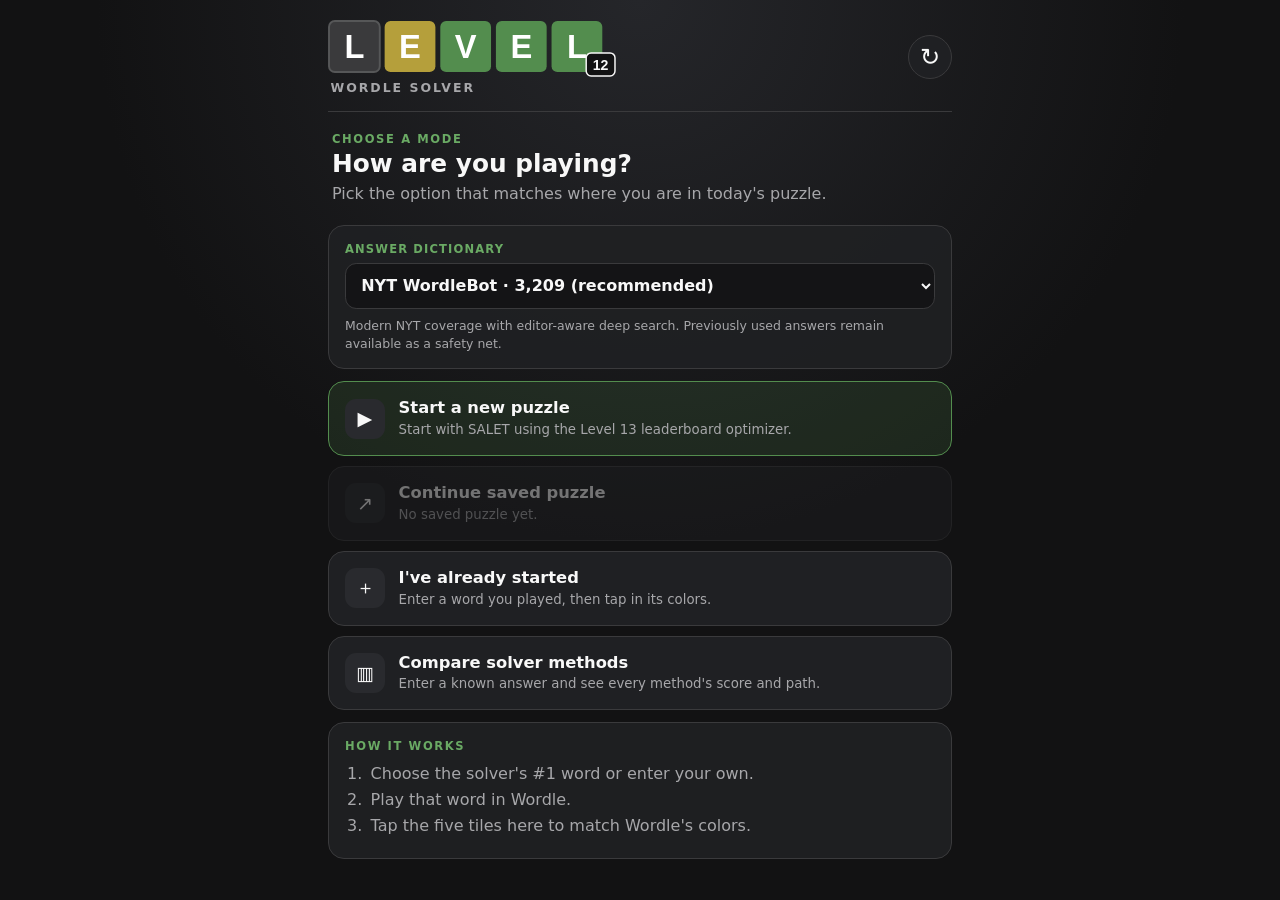
<file: index.html>
<!doctype html>
<html lang="en">
<head>
  <meta charset="utf-8">
  <meta name="viewport" content="width=device-width, initial-scale=1, viewport-fit=cover">
  <meta name="theme-color" content="#121213">
  <meta name="description" content="A mobile Wordle assistant with selectable answer dictionaries.">
  <link rel="manifest" href="manifest.webmanifest">
  <link rel="icon" href="icons/icon.svg" type="image/svg+xml">
  <link rel="stylesheet" href="styles.css">
  <title>Level 12 · Wordle Solver</title>
</head>
<body>
  <main class="app-shell">
    <header>
      <div class="brand">
        <img class="brand-logo" src="icons/level-12-logo.svg" alt="Level 12">
        <p class="brand-subtitle">Wordle Solver</p>
      </div>
      <button id="new-game" class="icon-button" type="button" aria-label="Start a new game">↻</button>
    </header>

    <section id="loading" class="panel status-panel">
      <div class="spinner" aria-hidden="true"></div>
      <p>Loading the optimal strategy…</p>
    </section>

    <section id="start-menu" class="start-menu" hidden>
      <div class="welcome-copy">
        <p class="eyebrow">CHOOSE A MODE</p>
        <h2>How are you playing?</h2>
        <p>Pick the option that matches where you are in today's puzzle.</p>
      </div>

      <div class="panel dictionary-picker">
        <label for="dictionary-choice">Answer dictionary</label>
        <select id="dictionary-choice">
          <option value="nyt">NYT WordleBot · 3,209 (recommended)</option>
          <option value="original">Original Wordle · 2,315 (exact)</option>
          <option value="broad">All accepted words · 14,855 (broad)</option>
        </select>
        <p id="dictionary-description"></p>
      </div>

      <div class="mode-list">
        <button id="start-new" class="mode-button primary-mode" type="button">
          <span class="mode-icon">▶</span>
          <span><strong>Start a new puzzle</strong><small id="start-new-description">Begin with SALET using the selected dictionary.</small></span>
        </button>
        <button id="continue-game" class="mode-button" type="button">
          <span class="mode-icon">↗</span>
          <span><strong>Continue saved puzzle</strong><small id="continue-description">Return to your last guess.</small></span>
        </button>
        <button id="resume-existing" class="mode-button" type="button">
          <span class="mode-icon">＋</span>
          <span><strong>I've already started</strong><small>Enter a word you played, then tap in its colors.</small></span>
        </button>
        <button id="show-stats" class="mode-button" type="button">
          <span class="mode-icon">▥</span>
          <span><strong>Compare solver methods</strong><small>Enter a known answer and see every method's score and path.</small></span>
        </button>
      </div>

      <div class="how-it-works panel">
        <p class="eyebrow">HOW IT WORKS</p>
        <ol>
          <li>Choose the solver's #1 word or enter your own.</li>
          <li>Play that word in Wordle.</li>
          <li>Tap the five tiles here to match Wordle's colors.</li>
        </ol>
      </div>
    </section>

    <section id="start-setup" class="start-setup" hidden>
      <div class="welcome-copy">
        <p class="eyebrow">NEW PUZZLE</p>
        <h2>Choose your strategy</h2>
        <p>Optimize only for speed, or win the leaderboard tiebreak too.</p>
      </div>
      <div class="panel strategy-setting">
        <label for="strategy-choice">Solver strategy</label>
        <select id="strategy-choice">
          <option value="leaderboard">Level 13 — Leaderboard Optimizer (recommended)</option>
          <option value="fastest">Level 12 — Fastest guesses only</option>
        </select>
        <p id="strategy-note">Level 13 keeps guesses first, then hunts for a higher parenthetical tiebreak score.</p>
      </div>
      <div class="panel start-word-setting">
        <label for="start-word">Starting word</label>
        <input id="start-word" maxlength="5" inputmode="text" autocomplete="off" autocapitalize="characters" spellcheck="false" value="SALET">
        <p id="start-word-note">SALET is the recommended default.</p>
      </div>
      <button id="begin-new-game" class="primary-button" type="button">Start puzzle</button>
      <button id="start-setup-back" class="text-button setup-back" type="button">Back to modes</button>
    </section>

    <section id="stats" class="stats-screen" hidden>
      <div class="welcome-copy">
        <p class="eyebrow">COMPARE METHODS</p>
        <h2>Enter the known answer</h2>
        <p>See exactly how each strategy would solve that word.</p>
      </div>

      <div class="panel comparison-lookup">
        <label for="known-word">Wordle answer</label>
        <div class="input-row">
          <input id="known-word" maxlength="5" inputmode="text" autocomplete="off" autocapitalize="characters" spellcheck="false" placeholder="PROVE">
          <button id="compare-word" class="secondary-button" type="button">Compare</button>
        </div>
        <p id="comparison-message" class="comparison-message" role="alert"></p>
      </div>

      <section id="comparison-results" class="comparison-results" aria-live="polite" hidden>
        <p class="eyebrow">RESULTS FOR <span id="comparison-word"></span></p>
        <h2 id="comparison-best"></h2>
        <div id="comparison-list" class="comparison-list"></div>
      </section>

      <section class="panel editor-benchmark">
        <p class="eyebrow">LEVEL 13 · LEADERBOARD OPTIMIZER</p>
        <h2><span id="editor-average-guesses">3.26</span> guesses · <span id="editor-average-tiebreak">—</span> tiebreak</h2>
        <p>Uses the editor-aware deep tree, then exploits equal-speed choices—including the leaderboard's duplicate-letter scoring bug—to maximize the score in parentheses.</p>
      </section>

      <details class="overall-stats">
        <summary>Overall benchmark averages</summary>
        <div class="stats-key" aria-label="Statistic columns">
          <span>Method</span><span>Min</span><span>Avg</span><span>Max</span>
        </div>
        <div id="stats-list" class="stats-list"></div>
        <div class="panel stats-note">
          <p>Methods are ranked by average guesses first, then average tiebreak score. The leaderboard optimizer never trades a worse guess average for extra tiebreak points.</p>
        </div>
      </details>
      <button id="stats-back" class="primary-button" type="button">Back to modes</button>
    </section>

    <div id="game" hidden>
      <section class="summary" aria-live="polite">
        <strong id="candidate-count">2,315</strong>
        <span id="candidate-label">possible answers</span>
        <span id="active-dictionary" class="dictionary-badge"></span>
      </section>

      <section id="history" class="history" aria-label="Guess history"></section>

      <section id="recommendations" class="panel">
        <div class="section-heading">
          <div>
            <p class="eyebrow" id="strategy-label">PROVABLY OPTIMAL</p>
            <h2>Next guesses</h2>
          </div>
        </div>
        <div id="choice-list" class="choice-list"></div>
        <div class="custom-guess">
          <label for="custom-word">Enter any word you played</label>
          <div class="input-row">
            <input id="custom-word" maxlength="5" inputmode="text" autocomplete="off" autocapitalize="characters" spellcheck="false" placeholder="CRANE">
            <button id="use-custom" class="secondary-button" type="button">Enter word</button>
          </div>
        </div>
      </section>

      <section id="feedback-panel" class="panel" hidden>
        <p class="eyebrow">ENTER WORDLE'S COLORS</p>
        <h2 id="feedback-title">Feedback for SALET</h2>
        <p class="hint">Tap each tile to cycle gray → yellow → green.</p>
        <div id="feedback-tiles" class="feedback-tiles" aria-label="Feedback tiles"></div>
        <button id="submit-feedback" class="primary-button" type="button">Submit feedback</button>
        <button id="change-guess" class="text-button" type="button">Choose a different word</button>
      </section>

      <section id="solved-panel" class="panel solved-panel" hidden>
        <p class="eyebrow">SOLVED</p>
        <h2 id="solved-title">Nice work!</h2>
        <div class="accuracy-result">
          <span>Recommendation accuracy</span>
          <strong id="accuracy-score">100%</strong>
          <small id="accuracy-detail">Every #1 recommendation followed</small>
          <div class="accuracy-track" aria-hidden="true"><span id="accuracy-bar"></span></div>
        </div>
        <div class="tiebreak-result">
          <span>Leaderboard tiebreak</span>
          <strong id="game-tiebreak-score">0</strong>
          <small>Calculated with the leaderboard's duplicate-letter rule</small>
        </div>
        <button id="play-again" class="primary-button" type="button">New puzzle</button>
      </section>

      <p id="message" class="message" role="alert"></p>

      <footer>
        <button id="undo" class="text-button" type="button" disabled>Undo last guess</button>
        <button id="back-to-menu" class="text-button" type="button">Modes</button>
        <span>Runs locally in Chrome</span>
      </footer>
    </div>
  </main>
  <script src="app.js" defer></script>
</body>
</html>
</file>
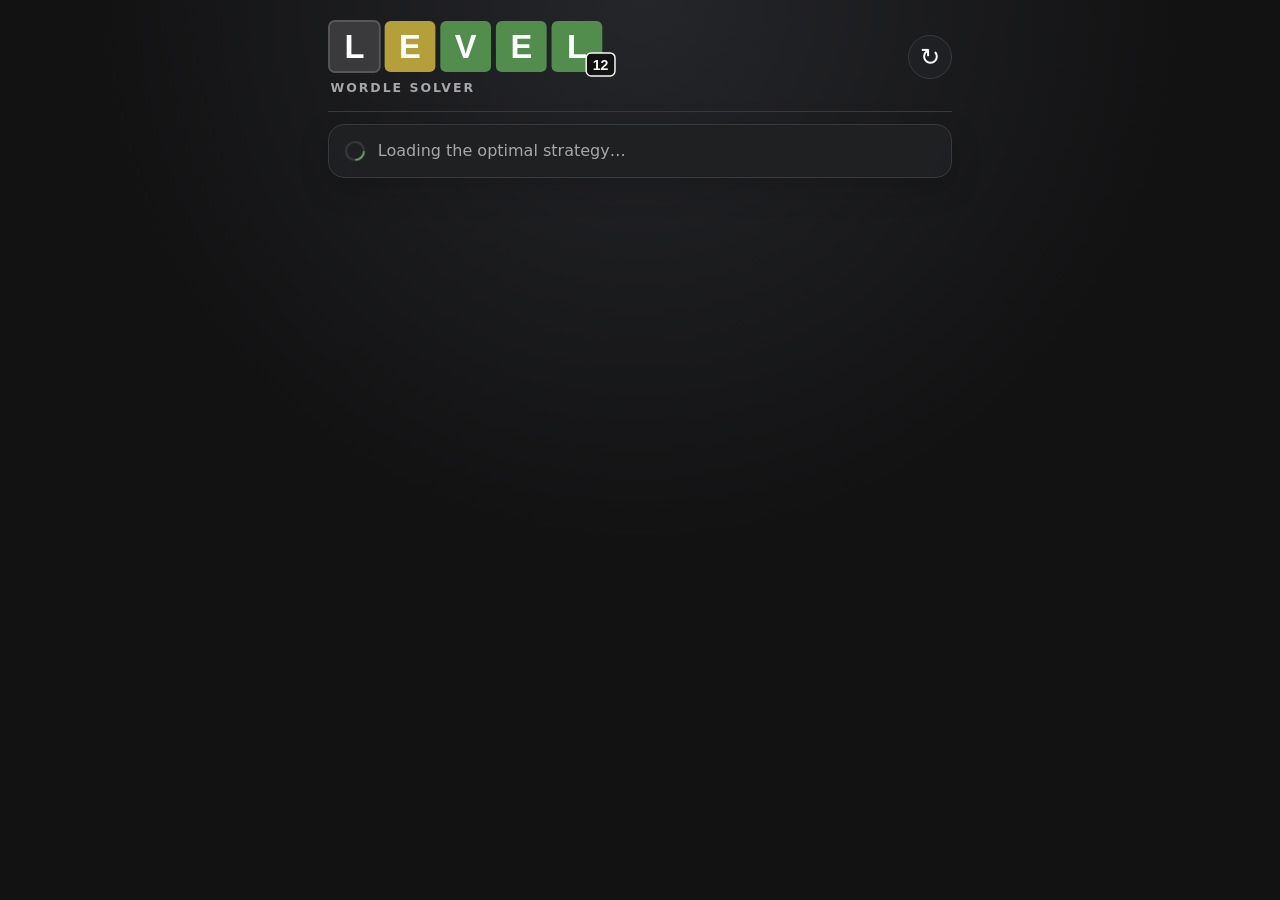
<file: refresh.html>
<!doctype html>
<html lang="en">
<head>
  <meta charset="utf-8">
  <meta name="viewport" content="width=device-width, initial-scale=1">
  <meta name="theme-color" content="#121213">
  <title>Refreshing Wordle Solver</title>
  <style>
    body { margin: 0; min-height: 100vh; display: grid; place-items: center; background: #121213; color: #f8f8f8; font: 16px system-ui, sans-serif; }
    main { max-width: 28rem; padding: 2rem; text-align: center; }
    p { color: #a7a7aa; }
  </style>
</head>
<body>
  <main><h1>Refreshing the solver…</h1><p>This clears only the Wordle Solver cache.</p></main>
  <script>
    Promise.all([
      caches.keys().then(keys => Promise.all(keys.map(key => caches.delete(key)))),
      navigator.serviceWorker ? navigator.serviceWorker.getRegistrations().then(items => Promise.all(items.map(item => item.unregister()))) : Promise.resolve()
    ]).then(() => location.replace("./?refreshed=14"));
  </script>
</body>
</html>
</file>
<file: styles.css>
:root {
  color-scheme: dark;
  --bg: #121213;
  --panel: #1f2023;
  --panel-raised: #292a2e;
  --text: #f8f8f8;
  --muted: #a7a7aa;
  --border: #3a3a3c;
  --green: #538d4e;
  --yellow: #b59f3b;
  --gray: #3a3a3c;
  --accent: #6aaa64;
  --danger: #e36b6b;
}

* { box-sizing: border-box; }
[hidden] { display: none !important; }

body {
  margin: 0;
  min-height: 100vh;
  min-height: 100dvh;
  background: radial-gradient(circle at top, #25262a 0, var(--bg) 34rem);
  color: var(--text);
  font-family: Inter, ui-sans-serif, system-ui, -apple-system, BlinkMacSystemFont, "Segoe UI", sans-serif;
}

button, input, select { font: inherit; }
button { touch-action: manipulation; }
select { min-width: 0; max-width: 100%; }

.app-shell {
  width: min(100%, 42rem);
  margin: 0 auto;
  padding: max(1rem, env(safe-area-inset-top)) 1rem max(1.5rem, env(safe-area-inset-bottom));
}

header {
  display: flex;
  align-items: center;
  justify-content: space-between;
  padding: .25rem 0 1rem;
  border-bottom: 1px solid var(--border);
}

h1, h2, p { margin-top: 0; }
h1 { margin-bottom: 0; font-size: clamp(1.7rem, 7vw, 2.3rem); letter-spacing: -.04em; }
h2 { margin-bottom: .7rem; font-size: 1.25rem; }

.brand { display: flex; min-width: 0; flex-direction: column; align-items: flex-start; }
.brand-logo { display: block; width: clamp(13rem, 58vw, 18rem); height: auto; }
.brand-subtitle { margin: .2rem 0 0 .15rem; color: var(--muted); font-size: .78rem; font-weight: 700; letter-spacing: .16em; text-transform: uppercase; }

.eyebrow {
  margin-bottom: .2rem;
  color: var(--accent);
  font-size: .72rem;
  font-weight: 800;
  letter-spacing: .14em;
}

.icon-button {
  width: 2.75rem;
  height: 2.75rem;
  border: 1px solid var(--border);
  border-radius: 50%;
  background: var(--panel);
  color: var(--text);
  font-size: 1.5rem;
}

.summary {
  display: flex;
  align-items: baseline;
  gap: .45rem;
  padding: 1rem .25rem .65rem;
  color: var(--muted);
}

.summary strong { color: var(--text); font-size: 1.65rem; }
.dictionary-badge { margin-left: auto; padding: .25rem .45rem; border: 1px solid var(--border); border-radius: 999px; color: var(--muted); font-size: .65rem; }

.panel {
  margin-top: .75rem;
  padding: 1rem;
  border: 1px solid var(--border);
  border-radius: 1rem;
  background: color-mix(in srgb, var(--panel) 94%, transparent);
  box-shadow: 0 .6rem 2rem rgba(0,0,0,.16);
}

.status-panel { display: flex; align-items: center; gap: .8rem; }
.status-panel p { margin: 0; color: var(--muted); }
.spinner { width: 1.25rem; height: 1.25rem; border: 2px solid var(--border); border-top-color: var(--accent); border-radius: 50%; animation: spin .8s linear infinite; }
@keyframes spin { to { transform: rotate(360deg); } }

.start-menu { padding-top: 1.25rem; }
.welcome-copy { padding: 0 .25rem .35rem; }
.welcome-copy h2 { margin-bottom: .4rem; font-size: 1.55rem; }
.welcome-copy > p:last-child { color: var(--muted); }
.dictionary-picker { min-width: 0; margin: 0 0 .75rem; box-shadow: none; }
.dictionary-picker label { display: block; margin-bottom: .45rem; color: var(--accent); font-size: .72rem; font-weight: 800; letter-spacing: .1em; text-transform: uppercase; }
.dictionary-picker select { width: 100%; padding: .7rem; border: 1px solid var(--border); border-radius: .7rem; background: #141416; color: var(--text); font-weight: 700; }
.dictionary-picker p { margin: .55rem 0 0; color: var(--muted); font-size: .78rem; line-height: 1.4; }
.start-setup { padding-top: 1.25rem; }
.start-word-setting { margin: .25rem 0 1rem; }
.start-word-setting label { display: block; margin-bottom: .45rem; color: var(--accent); font-size: .72rem; font-weight: 800; letter-spacing: .1em; text-transform: uppercase; }
.start-word-setting input { width: 100%; padding: .7rem; border: 1px solid var(--border); border-radius: .7rem; background: #141416; color: var(--text); font-weight: 800; letter-spacing: .12em; text-transform: uppercase; }
.start-word-setting p { margin: .55rem 0 0; color: var(--muted); font-size: .78rem; line-height: 1.4; }
.start-word-setting p.input-error { color: var(--danger); }
.strategy-setting { margin: .25rem 0 .75rem; }
.strategy-setting label { display: block; margin-bottom: .45rem; color: var(--accent); font-size: .72rem; font-weight: 800; letter-spacing: .1em; text-transform: uppercase; }
.strategy-setting select { width: 100%; padding: .7rem; border: 1px solid var(--border); border-radius: .7rem; background: #141416; color: var(--text); font-weight: 700; }
.strategy-setting p { margin: .55rem 0 0; color: var(--muted); font-size: .78rem; line-height: 1.4; }
.setup-back { display: block; margin: .75rem auto 0; }
.mode-list { display: grid; gap: .65rem; }
.mode-button {
  display: grid;
  grid-template-columns: 2.6rem minmax(0, 1fr);
  gap: .75rem;
  align-items: center;
  width: 100%;
  padding: 1rem;
  border: 1px solid var(--border);
  border-radius: 1rem;
  background: var(--panel);
  color: var(--text);
  text-align: left;
}
.mode-button.primary-mode { border-color: var(--green); background: rgba(83,141,78,.17); }
.mode-button:disabled { opacity: .42; }
.mode-button strong, .mode-button small { display: block; }
.mode-button > span { min-width: 0; }
.mode-button strong { margin-bottom: .22rem; font-size: 1.02rem; }
.mode-button small { color: var(--muted); line-height: 1.35; }
.mode-icon { display: grid; place-items: center; width: 2.5rem; height: 2.5rem; border-radius: .7rem; background: var(--panel-raised); font-size: 1.2rem; }
.how-it-works { box-shadow: none; }
.how-it-works ol { margin: .65rem 0 0; padding-left: 1.4rem; color: var(--muted); }
.how-it-works li { margin: .45rem 0; padding-left: .2rem; }

.stats-screen { padding-top: 1.25rem; }
.comparison-lookup { margin-top: .25rem; }
.comparison-lookup label { display: block; margin-bottom: .5rem; color: var(--muted); font-size: .85rem; }
.comparison-message { min-height: 1.2rem; margin: .55rem 0 0; color: var(--danger); font-size: .82rem; }
.comparison-results { margin-top: 1.25rem; }
.comparison-results h2 { font-size: 1.05rem; }
.comparison-list { display: grid; gap: .65rem; }
.comparison-card { padding: .9rem; border: 1px solid var(--border); border-radius: 1rem; background: var(--panel); }
.comparison-card.best { border-color: var(--green); background: rgba(83,141,78,.12); }
.comparison-card-head { display: flex; align-items: center; justify-content: space-between; gap: .75rem; }
.comparison-score { color: var(--accent); font-weight: 800; white-space: nowrap; }
.comparison-score small { display: block; margin-top: .15rem; color: var(--yellow); font-size: .68rem; text-align: right; }
.guess-path { display: flex; flex-wrap: wrap; align-items: center; gap: .35rem; margin-top: .75rem; }
.path-word { padding: .35rem .45rem; border-radius: .4rem; background: var(--panel-raised); font-size: .78rem; font-weight: 800; letter-spacing: .06em; }
.path-arrow { color: var(--muted); font-size: .75rem; }
.overall-stats { margin-top: 1rem; }
.overall-stats summary { padding: .8rem .2rem; color: var(--muted); cursor: pointer; font-size: .85rem; }
.overall-stats[open] summary { color: var(--text); }
.stats-key, .stats-card-head {
  display: grid;
  grid-template-columns: minmax(0, 1fr) 2.5rem 3.5rem 2.5rem;
  gap: .35rem;
  align-items: center;
}
.stats-key { padding: 0 .8rem .35rem; color: var(--muted); font-size: .7rem; font-weight: 800; text-transform: uppercase; }
.stats-key span:not(:first-child), .stat-number { text-align: center; }
.stats-list { display: grid; gap: .65rem; }
.stats-card { padding: .9rem; border: 1px solid var(--border); border-radius: 1rem; background: var(--panel); }
.stats-card.best { border-color: var(--green); background: rgba(83,141,78,.12); }
.stats-name { min-width: 0; }
.stats-name strong, .stats-name small { display: block; }
.stats-name small { margin-top: .15rem; color: var(--muted); font-size: .7rem; }
.stat-number { font-size: 1rem; font-weight: 800; }
.stat-number.average { color: var(--accent); }
.distribution { display: flex; height: .45rem; margin-top: .8rem; overflow: hidden; border-radius: 999px; background: var(--border); }
.distribution span:nth-child(1) { background: #6aaa64; }
.distribution span:nth-child(2) { background: #8bbf62; }
.distribution span:nth-child(3) { background: #c6a94b; }
.distribution span:nth-child(4) { background: #787c7e; }
.distribution-label { margin: .4rem 0 0; color: var(--muted); font-size: .68rem; line-height: 1.4; }
.stats-note { box-shadow: none; }
.stats-note p { margin: 0; color: var(--muted); font-size: .83rem; line-height: 1.45; }
.stats-note strong { color: var(--text); }
.editor-benchmark { margin-top: 1rem; border-color: var(--green); background: rgba(83,141,78,.12); }
.editor-benchmark h2 { margin: .2rem 0 .35rem; color: var(--accent); font-size: 1.5rem; }
.editor-benchmark > p:last-child { margin: 0; color: var(--muted); font-size: .82rem; line-height: 1.45; }

.history { display: grid; gap: .45rem; }
.history-row, .feedback-tiles { display: grid; grid-template-columns: repeat(5, 1fr); gap: .35rem; }

.tile {
  display: grid;
  place-items: center;
  aspect-ratio: 1;
  min-width: 0;
  border: 2px solid #56575a;
  border-radius: .35rem;
  background: transparent;
  color: white;
  font-size: clamp(1.3rem, 7vw, 2rem);
  font-weight: 800;
  text-transform: uppercase;
  user-select: none;
}

.tile.gray { border-color: var(--gray); background: var(--gray); }
.tile.yellow { border-color: var(--yellow); background: var(--yellow); }
.tile.green { border-color: var(--green); background: var(--green); }
.feedback-tiles .tile { cursor: pointer; }

.choice-list { display: grid; gap: .5rem; }
.choice-button {
  display: grid;
  grid-template-columns: 2rem 1fr auto;
  align-items: center;
  width: 100%;
  padding: .75rem;
  border: 1px solid var(--border);
  border-radius: .75rem;
  background: var(--panel-raised);
  color: var(--text);
  text-align: left;
}
.choice-button:first-child { border-color: var(--accent); background: rgba(106,170,100,.13); }
.choice-rank { color: var(--muted); font-weight: 700; }
.choice-word { font-size: 1.1rem; font-weight: 800; letter-spacing: .08em; }
.choice-note { color: var(--muted); font-size: .73rem; }

.custom-guess { margin-top: 1rem; padding-top: 1rem; border-top: 1px solid var(--border); }
.custom-guess label, .hint { display: block; margin-bottom: .5rem; color: var(--muted); font-size: .85rem; }
.input-row { display: flex; gap: .5rem; }
input {
  width: 100%;
  min-width: 0;
  padding: .75rem;
  border: 1px solid var(--border);
  border-radius: .7rem;
  background: #141416;
  color: var(--text);
  font-size: 1rem;
  font-weight: 700;
  letter-spacing: .08em;
  text-transform: uppercase;
}

.primary-button, .secondary-button {
  border: 0;
  border-radius: .7rem;
  font-weight: 800;
  color: white;
}
.primary-button { width: 100%; margin-top: 1rem; padding: .9rem; background: var(--green); }
.secondary-button { padding: .7rem 1rem; background: #4b4c50; }
.text-button { display: block; margin: .8rem auto 0; border: 0; background: none; color: var(--muted); text-decoration: underline; }
.text-button:disabled { opacity: .35; }

.message { min-height: 1.4rem; margin: .8rem .2rem 0; color: var(--danger); font-size: .9rem; }
.solved-panel { text-align: center; }
.solved-panel h2 { font-size: 1.7rem; }
.accuracy-result { margin-top: 1rem; padding: 1rem; border: 1px solid var(--border); border-radius: .85rem; background: var(--panel-raised); }
.accuracy-result > span, .accuracy-result > small { display: block; color: var(--muted); }
.accuracy-result > span { font-size: .74rem; font-weight: 800; letter-spacing: .08em; text-transform: uppercase; }
.accuracy-result > strong { display: block; margin: .25rem 0; color: var(--accent); font-size: 2rem; }
.accuracy-result > small { font-size: .78rem; }
.accuracy-track { height: .45rem; margin-top: .8rem; overflow: hidden; border-radius: 999px; background: var(--border); }
.accuracy-track span { display: block; width: 0; height: 100%; border-radius: inherit; background: var(--green); transition: width .35s ease; }
.tiebreak-result { margin-top: .75rem; padding: 1rem; border: 1px solid var(--yellow); border-radius: .85rem; background: rgba(181,159,59,.1); }
.tiebreak-result > span, .tiebreak-result > small { display: block; color: var(--muted); }
.tiebreak-result > span { font-size: .74rem; font-weight: 800; letter-spacing: .08em; text-transform: uppercase; }
.tiebreak-result > strong { display: block; margin: .25rem 0; color: var(--yellow); font-size: 2rem; }
.tiebreak-result > small { font-size: .78rem; }

footer { display: flex; justify-content: space-between; align-items: baseline; gap: .7rem; padding: 1rem .25rem 0; color: var(--muted); font-size: .75rem; }
footer .text-button { margin: 0; }

@media (min-width: 38rem) {
  .app-shell { padding-inline: 1.5rem; }
  .tile { max-height: 4.25rem; }
  .history-row, .feedback-tiles { grid-template-columns: repeat(5, 4.25rem); justify-content: center; }
}

@media (prefers-reduced-motion: reduce) { .spinner { animation: none; } }
</file>
